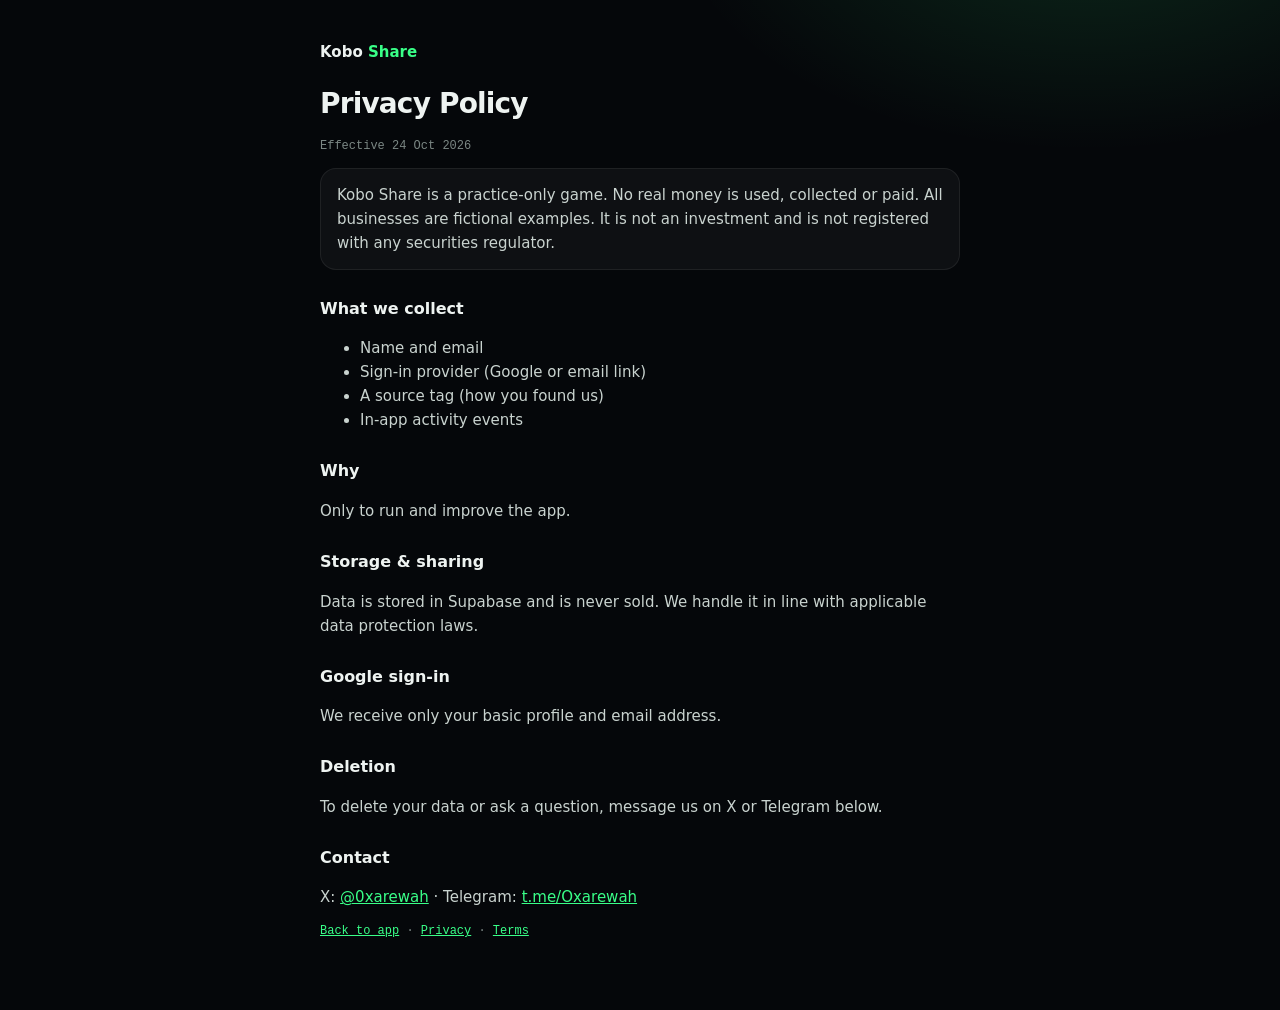
<file: privacy.html>
<!doctype html><html lang="en"><head><meta charset="utf-8"><meta name="viewport" content="width=device-width,initial-scale=1"><title>Privacy Policy · Kobo Share</title>
<meta name="description" content="Kobo Share privacy notice: what this free practice-only simulator records after sign-in, why, and how to request deletion. No real money is involved."><meta name="color-scheme" content="dark"><style>
body{margin:0;background:radial-gradient(700px 420px at 85% -10%,rgba(57,255,136,.14),transparent 60%),#05070a;color:#eef3f1;font:15px/1.6 Inter,system-ui,sans-serif;min-height:100vh}
main{max-width:640px;margin:0 auto;padding:40px 22px 60px}a{color:#39ff88}h1{font-size:28px;letter-spacing:-.03em;margin:18px 0 4px}h2{font-size:16px;margin:26px 0 6px}p,li{color:#c9d3cf}.m{color:#7b8784;font:12px "JetBrains Mono",monospace}.b{font-weight:700;text-decoration:none;color:#eef3f1}.b b{color:#39ff88}.card{background:rgba(255,255,255,.04);border:1px solid rgba(255,255,255,.07);border-radius:16px;padding:14px 16px}</style></head><body><main>
<a class="b" href="./">Kobo <b>Share</b></a><h1>Privacy Policy</h1><p class="m">Effective 24 Oct 2026</p>
<p class="card">Kobo Share is a practice-only game. No real money is used, collected or paid. All businesses are fictional examples. It is not an investment and is not registered with any securities regulator.</p>
<h2>What we collect</h2><ul><li>Name and email</li><li>Sign-in provider (Google or email link)</li><li>A source tag (how you found us)</li><li>In-app activity events</li></ul>
<h2>Why</h2><p>Only to run and improve the app.</p>
<h2>Storage &amp; sharing</h2><p>Data is stored in Supabase and is never sold. We handle it in line with applicable data protection laws.</p>
<h2>Google sign-in</h2><p>We receive only your basic profile and email address.</p>
<h2>Deletion</h2><p>To delete your data or ask a question, message us on X or Telegram below.</p>
<h2>Contact</h2><p>X: <a href="https://x.com/0xarewah">@0xarewah</a> · Telegram: <a href="https://t.me/Oxarewah">t.me/Oxarewah</a></p>
<p class="m"><a href="./">Back to app</a> · <a href="privacy.html">Privacy</a> · <a href="terms.html">Terms</a></p></main></body></html>
</file>
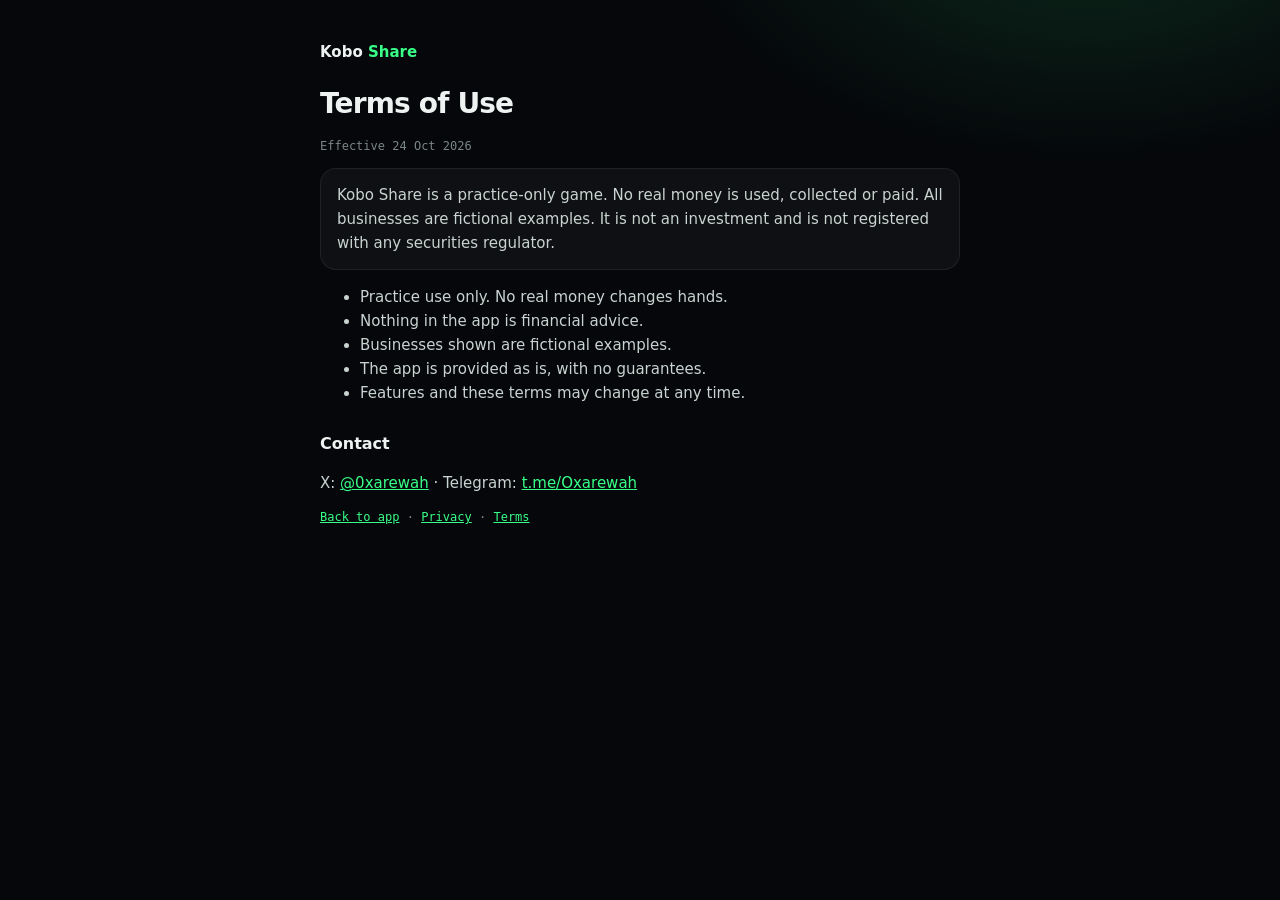
<file: terms.html>
<!doctype html><html lang="en"><head><meta charset="utf-8"><meta name="viewport" content="width=device-width,initial-scale=1"><title>Terms of Use · Kobo Share</title>
<meta name="description" content="Kobo Share terms: a free practice-only simulator using practice credits and fictional businesses. Not an investment, offer or financial advice."><meta name="color-scheme" content="dark"><style>
body{margin:0;background:radial-gradient(700px 420px at 85% -10%,rgba(57,255,136,.14),transparent 60%),#05070a;color:#eef3f1;font:15px/1.6 Inter,system-ui,sans-serif;min-height:100vh}
main{max-width:640px;margin:0 auto;padding:40px 22px 60px}a{color:#39ff88}h1{font-size:28px;letter-spacing:-.03em;margin:18px 0 4px}h2{font-size:16px;margin:26px 0 6px}p,li{color:#c9d3cf}.m{color:#7b8784;font:12px "JetBrains Mono",monospace}.b{font-weight:700;text-decoration:none;color:#eef3f1}.b b{color:#39ff88}.card{background:rgba(255,255,255,.04);border:1px solid rgba(255,255,255,.07);border-radius:16px;padding:14px 16px}</style></head><body><main>
<a class="b" href="./">Kobo <b>Share</b></a><h1>Terms of Use</h1><p class="m">Effective 24 Oct 2026</p>
<p class="card">Kobo Share is a practice-only game. No real money is used, collected or paid. All businesses are fictional examples. It is not an investment and is not registered with any securities regulator.</p>
<ul><li>Practice use only. No real money changes hands.</li><li>Nothing in the app is financial advice.</li><li>Businesses shown are fictional examples.</li><li>The app is provided as is, with no guarantees.</li><li>Features and these terms may change at any time.</li></ul>
<h2>Contact</h2><p>X: <a href="https://x.com/0xarewah">@0xarewah</a> · Telegram: <a href="https://t.me/Oxarewah">t.me/Oxarewah</a></p>
<p class="m"><a href="./">Back to app</a> · <a href="privacy.html">Privacy</a> · <a href="terms.html">Terms</a></p></main></body></html>
</file>
